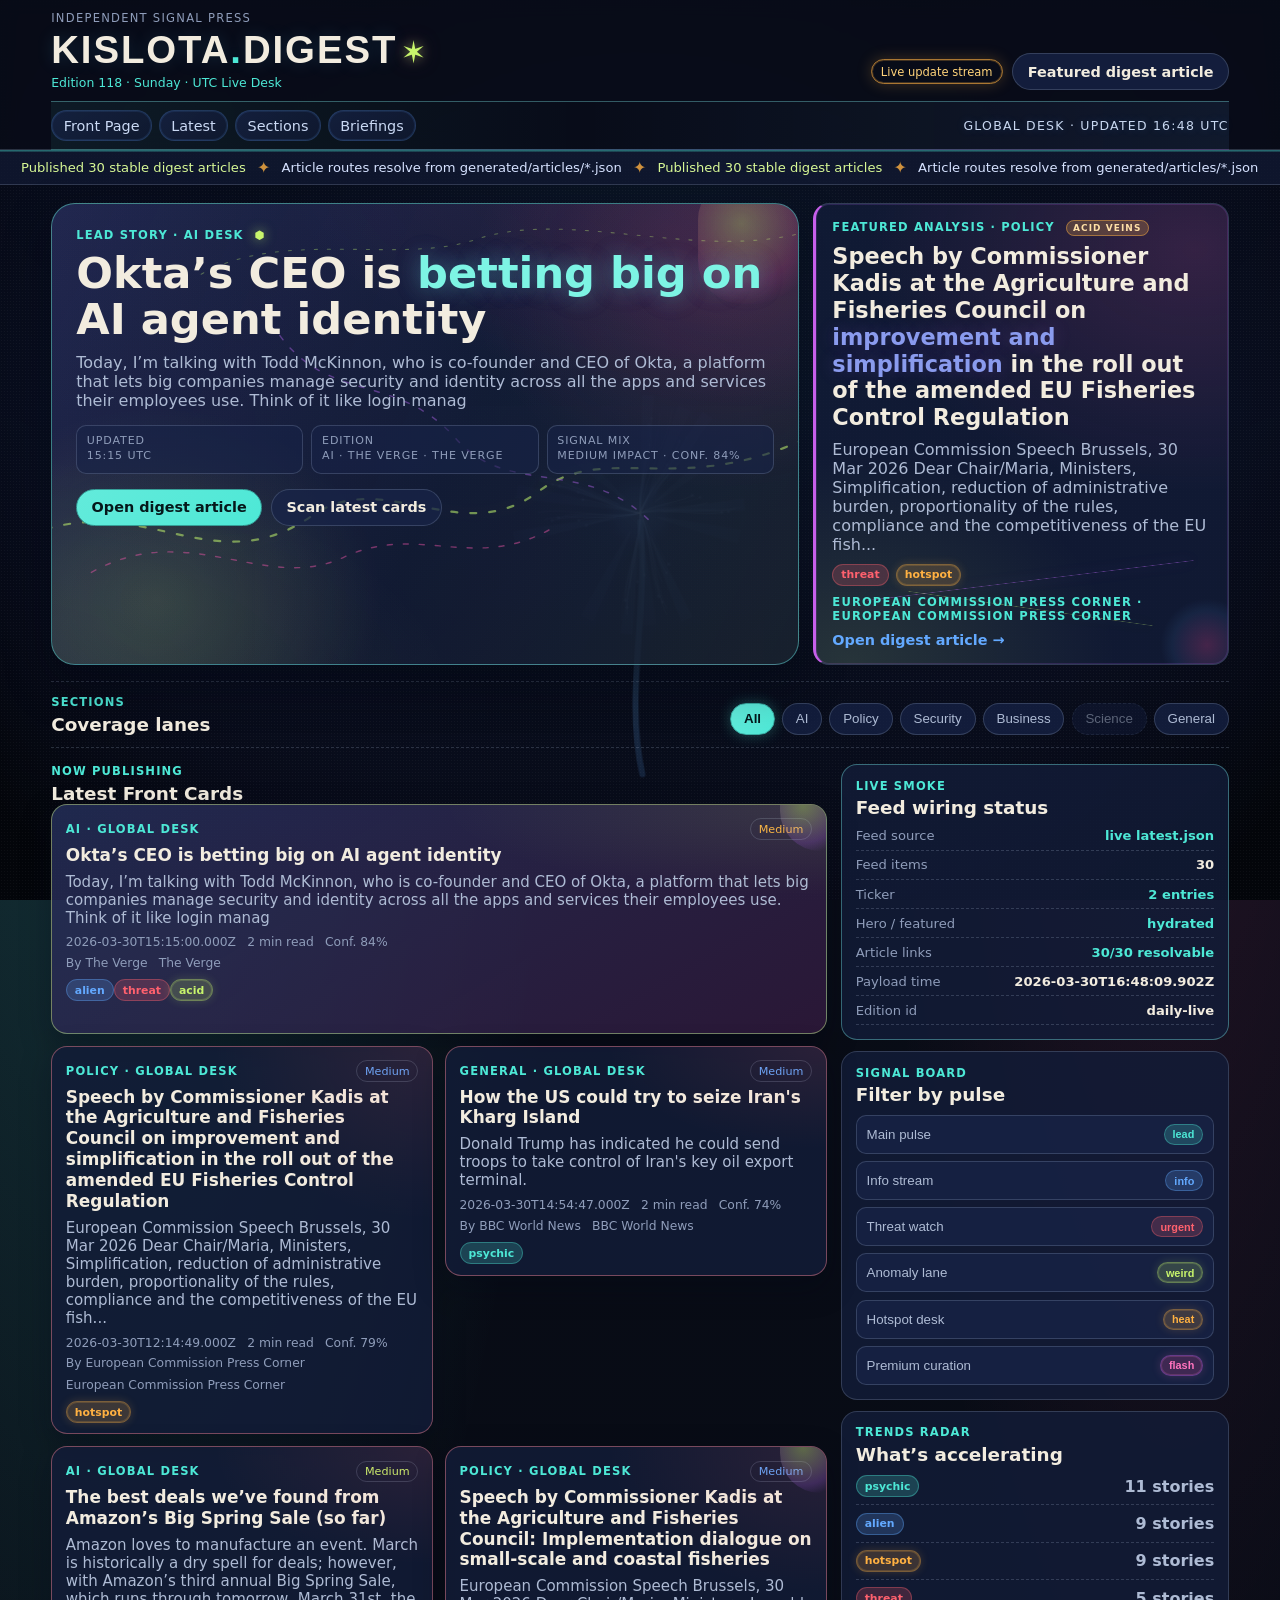
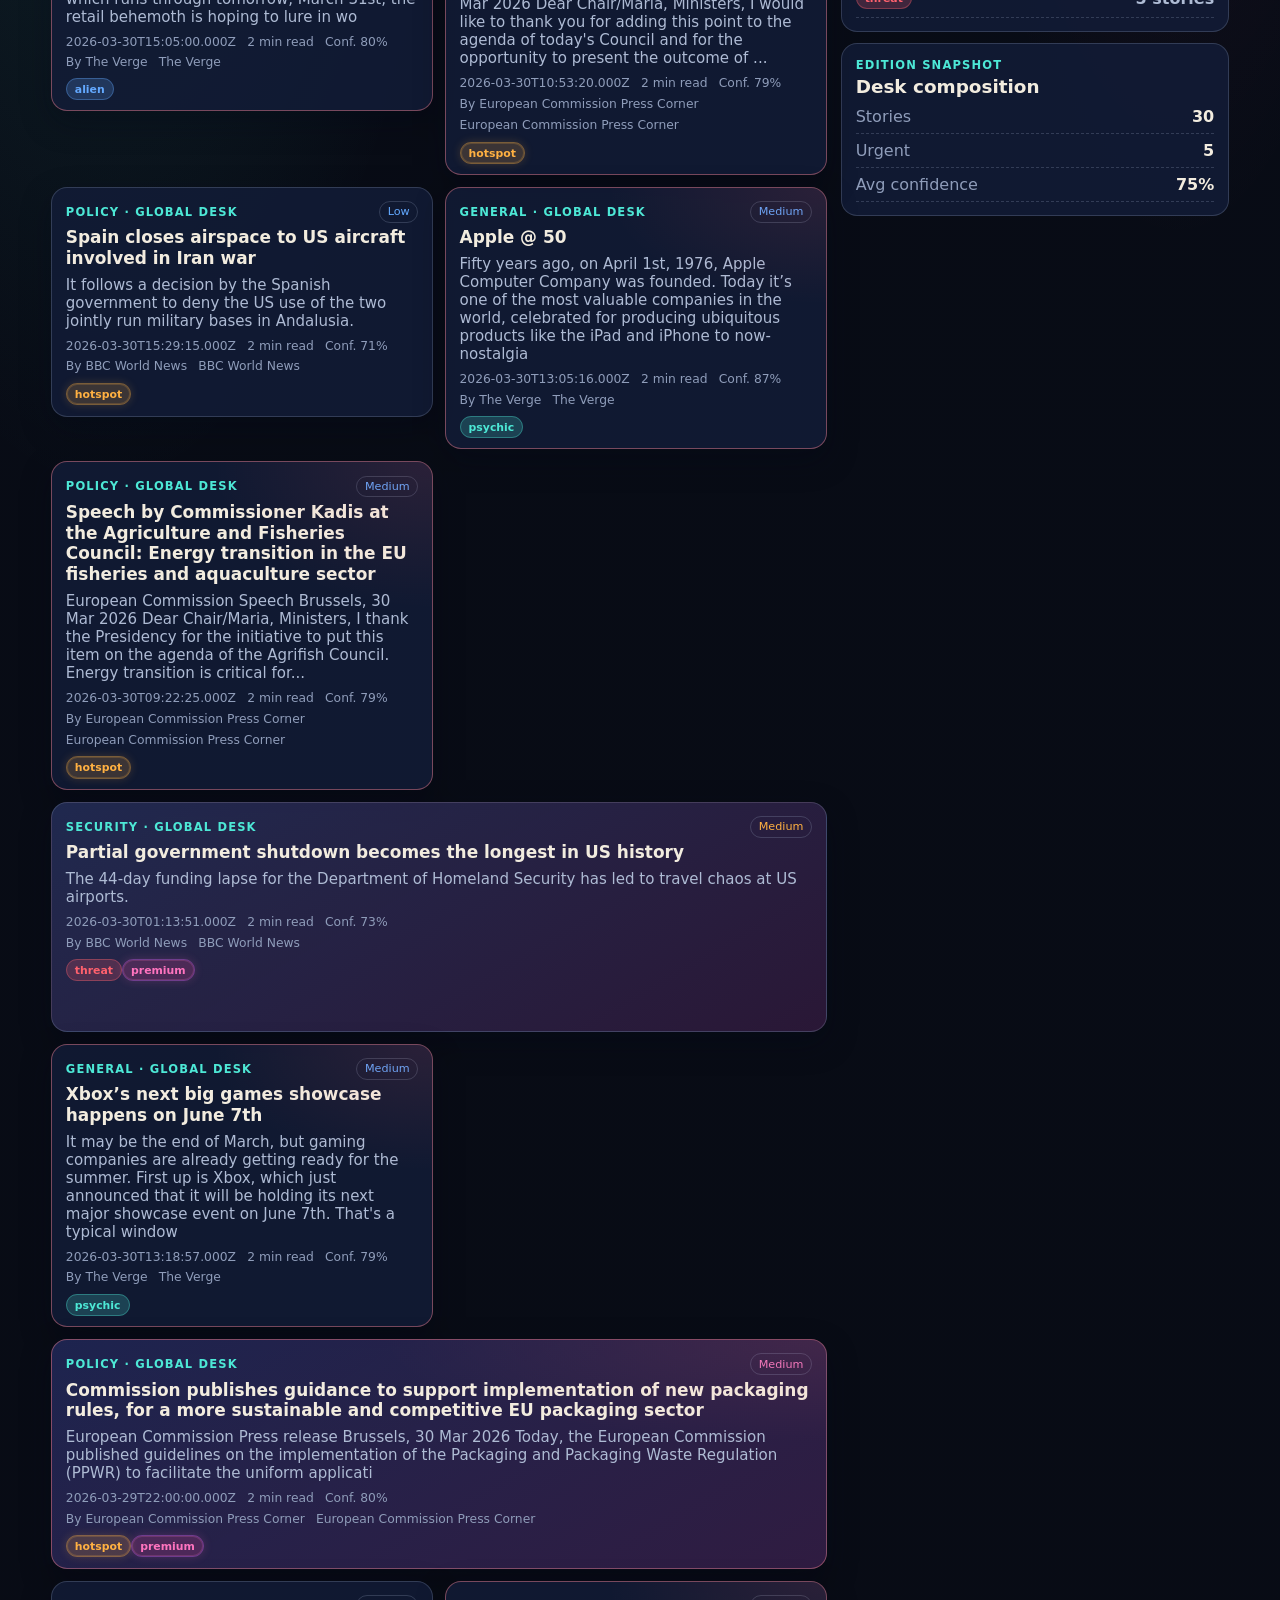
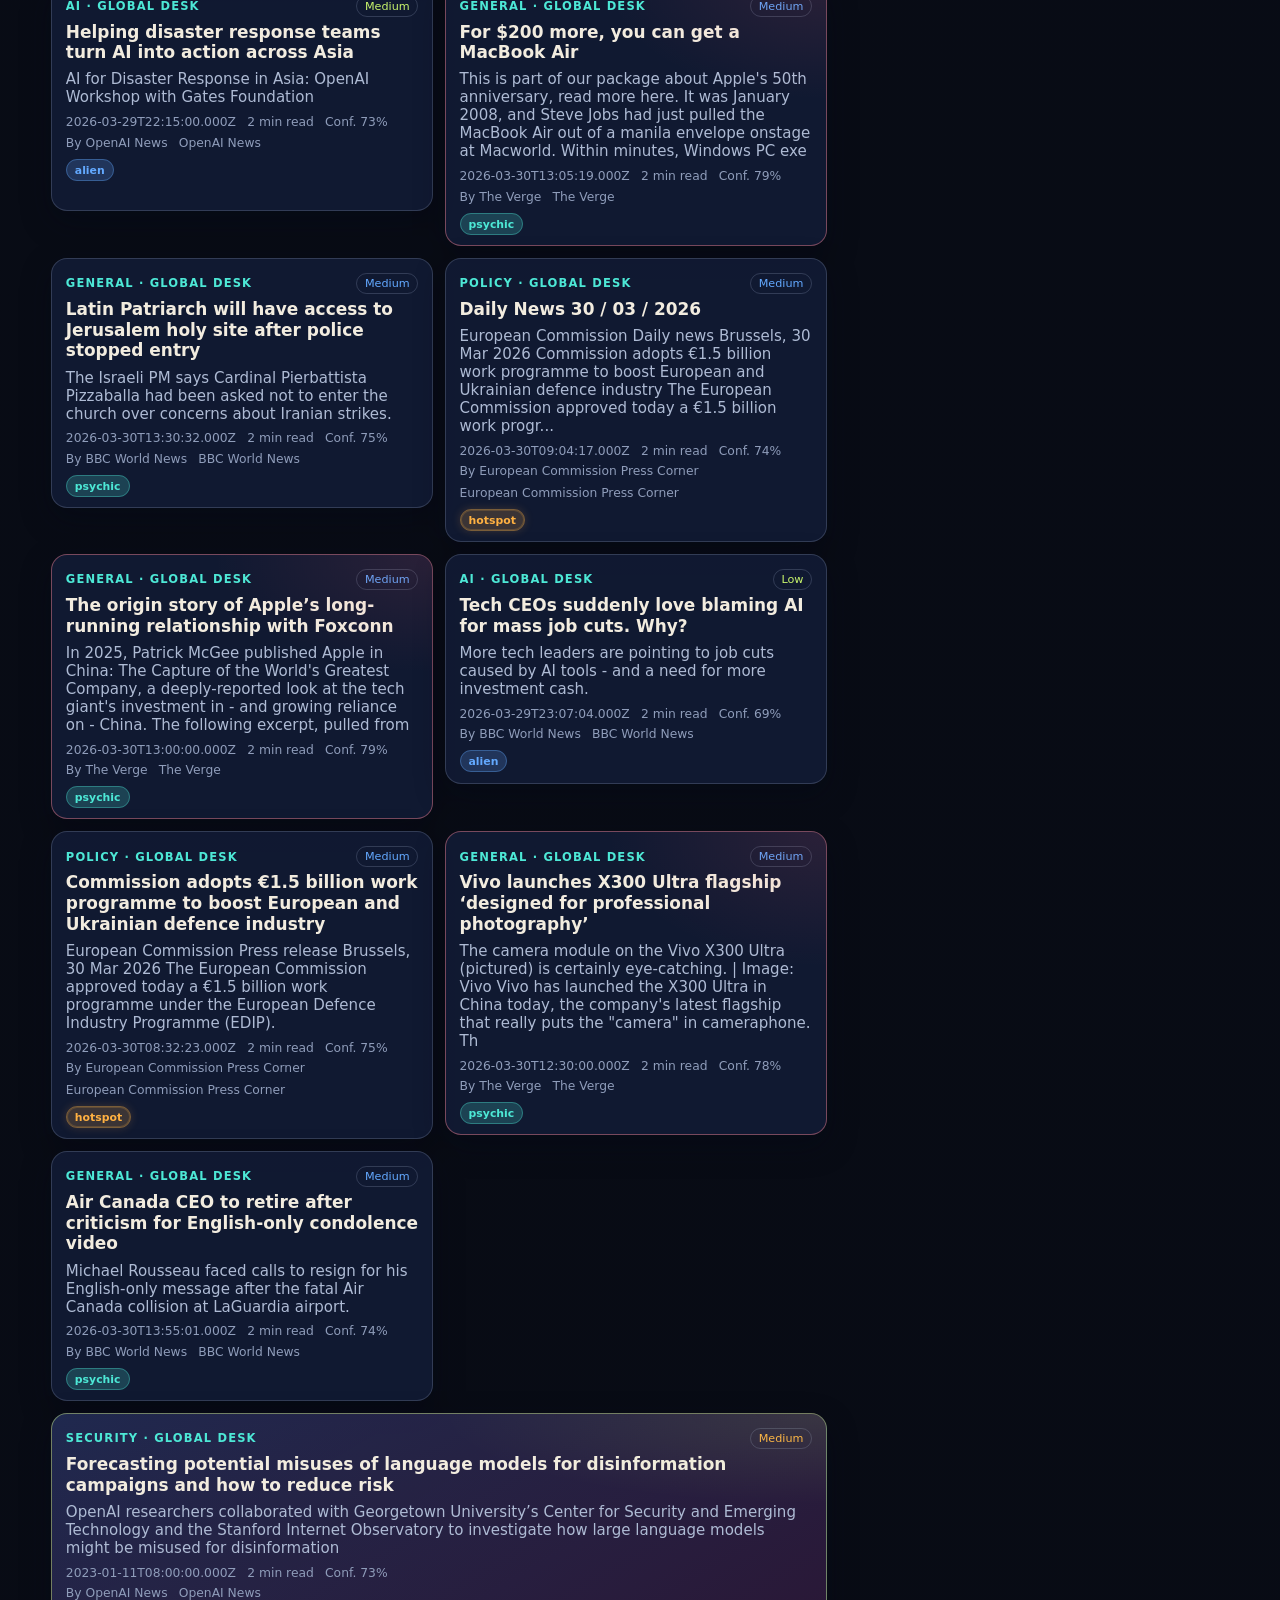
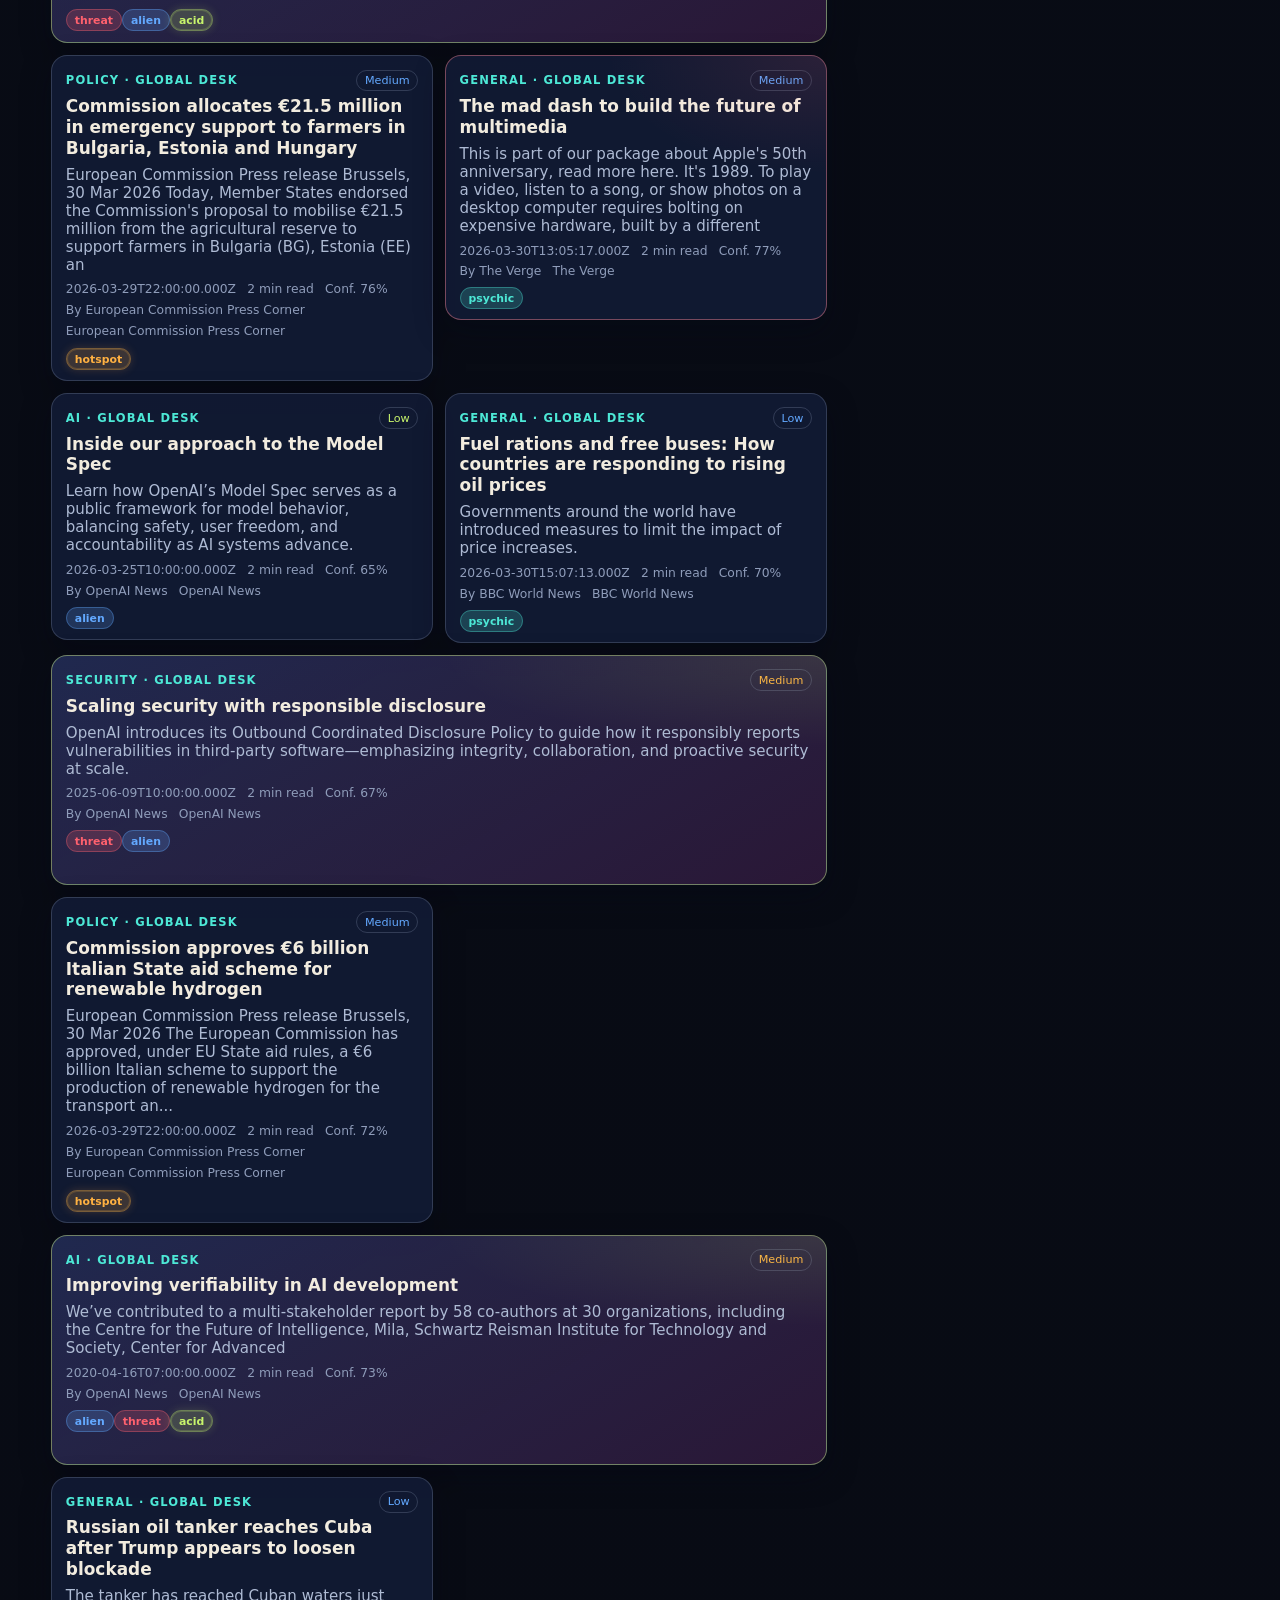
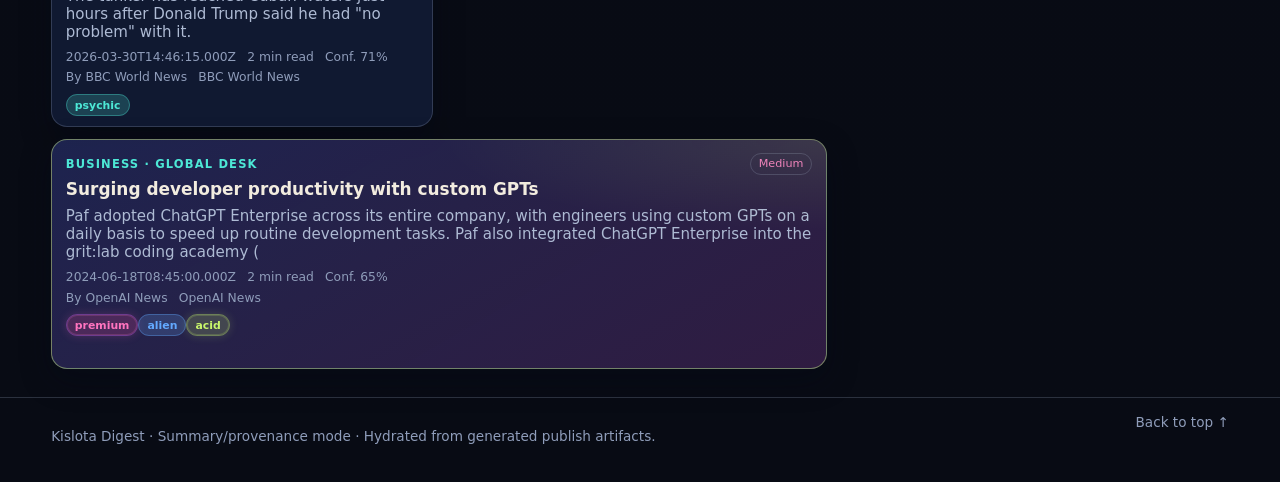
<file: index.html>
<!doctype html>
<html lang="en">
<head>
  <meta charset="UTF-8" />
  <meta name="viewport" content="width=device-width, initial-scale=1.0" />
  <title>Kislota Digest v3 — Editorial Front Page</title>
  <meta name="description" content="Kislota Digest: live summary/provenance front page hydrated from generated publish artifacts." />
  <link rel="stylesheet" href="styles.css" />
</head>
<body class="homepage" data-bg-scene="signal-bloom" data-bg-mode="ambient" data-bg-veil="0.33">
  <div class="bg-noise" aria-hidden="true"></div>

  <header class="site-header">
    <div class="wrapper masthead">
      <a class="brand-lockup" href="#top" aria-label="Kislota Digest home">
        <span class="brand-kicker">Independent Signal Press</span>
        <span class="brand-wordmark">KISLOTA<span class="dot">.</span>DIGEST<span class="wordmark-pulse" aria-hidden="true">✶</span></span>
        <span class="brand-meta">Edition 118 · Sunday · UTC Live Desk</span>
      </a>

      <div class="masthead-actions">
        <span class="status-pill">Live update stream</span>
        <a class="btn btn-ghost" id="masthead-featured-link" href="#front-page">Featured digest article</a>
      </div>
    </div>

    <div class="wrapper strip-row">
      <nav class="top-nav" aria-label="Primary">
        <a class="nav-link" href="#front-page">Front Page</a>
        <a class="nav-link" href="#latest-grid">Latest</a>
        <a class="nav-link" href="#sections">Sections</a>
        <a class="nav-link" href="#briefings">Briefings</a>
      </nav>
      <p class="edition-note" id="edition-note">Global editorial desk · Summary/provenance digest</p>
    </div>
  </header>

  <div class="ticker" aria-label="Live ticker">
    <div class="wrapper ticker-track" id="ticker-track"></div>
  </div>

  <main class="wrapper page" id="top">
    <section class="front-page" id="front-page">
      <article class="hero panel acid-veins-host">
        <div class="acid-veins-layer" aria-hidden="true">
          <svg class="acid-veins-svg" viewBox="0 0 720 420" preserveAspectRatio="none" focusable="false" aria-hidden="true">
            <path class="vein vein-main" d="M-40 310 C80 250, 150 350, 250 285 C320 238, 395 316, 470 262 C540 212, 615 278, 760 198" />
            <path class="vein vein-branch" d="M38 336 C132 286, 206 356, 282 322 C356 290, 408 338, 486 294" />
            <path class="vein vein-branch2" d="M220 120 C268 182, 334 154, 390 214 C440 268, 512 230, 576 288" />
            <path class="vein vein-arc" d="M144 64 C224 22, 338 56, 410 32 C502 4, 620 52, 726 26" />
          </svg>
        </div>
        <p class="kicker" id="hero-kicker">Lead Story · Psychic Desk <span class="kicker-blip" aria-hidden="true">⬢</span></p>
        <h1 id="hero-title">
          Infrastructure week turns into a <span class="hero-accent">signal war</span>:
          trust badges, rollback drills, and anomaly lanes become front-page priorities.
        </h1>
        <p class="hero-deck" id="hero-deck">
          v3 framing pushes Kislota from landing page into media product logic: stronger masthead,
          intentional editorial tempo, confidence metadata, coverage tags, and visible hierarchy across devices.
        </p>

        <div class="hero-meta-grid">
          <p><span>Updated</span> <span id="hero-meta-updated">06:21 UTC</span></p>
          <p><span>Edition</span> <span id="hero-meta-edition">#118 / Europe–US cycle</span></p>
          <p><span>Signal mix</span> <span id="hero-meta-signal-mix">Teal lead · Blue info · Red urgent</span></p>
        </div>

        <div class="hero-actions">
          <a class="btn btn-primary" id="hero-primary-cta" href="#latest-grid">Open digest article</a>
          <a class="btn btn-ghost" href="#latest-grid">Scan latest cards</a>
        </div>
      </article>

      <article class="featured panel acid-veins-pulse">
        <div class="acid-veins-mini" aria-hidden="true"></div>
        <p class="kicker" id="featured-kicker">Featured Analysis <span class="strange-pin" aria-hidden="true">acid veins</span></p>
        <h2 id="featured-title">Why news products now expose reliability score, source breadth, and operational impact in every card</h2>
        <p id="featured-deck">
          Front-page design now acts like control-room UI. Stories are sorted by urgency, confidence, and actionability,
          not only by chronology. Editorial polish = better decisions.
        </p>
        <div class="meta-row" id="featured-labels">
          <span class="label premium">premium</span>
          <span class="label psychic">lead</span>
          <span class="label hotspot">hotspot</span>
        </div>
        <p class="kicker" id="featured-meta">Analysis · Desk curated</p>
        <a class="read-more" id="featured-cta" href="#latest-grid">Open digest article →</a>
      </article>
    </section>

    <section class="sections-bar" id="sections" aria-label="Category filters">
      <div class="section-header">
        <p class="kicker">Sections</p>
        <h3>Coverage lanes</h3>
      </div>
      <div class="chips">
        <button class="chip active" data-category="All">All</button>
        <button class="chip" data-category="AI">AI</button>
        <button class="chip" data-category="Policy">Policy</button>
        <button class="chip" data-category="Security">Security</button>
        <button class="chip" data-category="Business">Business</button>
        <button class="chip" data-category="Science">Science</button>
        <button class="chip" data-category="General">General</button>
      </div>
    </section>

    <div class="main-layout">
      <section>
        <div class="section-headline">
          <p class="kicker">Now Publishing</p>
          <h3>Latest Front Cards</h3>
        </div>
        <section class="latest-grid" id="latest-grid" aria-live="polite"></section>
      </section>

      <aside class="sidebar">
        <section class="panel widget smoke-widget" aria-label="Live smoke checks" id="smoke-status-widget">
          <p class="kicker">Live smoke</p>
          <h3>Feed wiring status</h3>
          <ul class="smoke-list" id="smoke-status-list">
            <li><span>Feed source</span><strong>checking…</strong></li>
            <li><span>Feed items</span><strong>—</strong></li>
            <li><span>Ticker</span><strong>—</strong></li>
            <li><span>Hero / featured</span><strong>—</strong></li>
            <li><span>Article links</span><strong>—</strong></li>
            <li><span>Payload time</span><strong>—</strong></li>
          </ul>
        </section>

        <section class="panel widget" aria-label="Signal filters">
          <p class="kicker">Signal board</p>
          <h3>Filter by pulse</h3>
          <div class="filter-list">
            <button class="filter-toggle" data-filter="psychic"><span>Main pulse</span><span class="label psychic">lead</span></button>
            <button class="filter-toggle" data-filter="alien"><span>Info stream</span><span class="label alien">info</span></button>
            <button class="filter-toggle" data-filter="threat"><span>Threat watch</span><span class="label threat">urgent</span></button>
            <button class="filter-toggle" data-filter="acid"><span>Anomaly lane</span><span class="label acid">weird</span></button>
            <button class="filter-toggle" data-filter="hotspot"><span>Hotspot desk</span><span class="label hotspot">heat</span></button>
            <button class="filter-toggle" data-filter="premium"><span>Premium curation</span><span class="label premium">flash</span></button>
          </div>
        </section>

        <section class="panel widget trends" id="briefings">
          <p class="kicker">Trends radar</p>
          <h3>What’s accelerating</h3>
          <ul id="trend-list"></ul>
        </section>

        <section class="panel widget editions">
          <p class="kicker">Edition snapshot</p>
          <h3>Desk composition</h3>
          <dl>
            <div><dt>Stories</dt><dd id="total-stories">0</dd></div>
            <div><dt>Urgent</dt><dd id="total-urgent">0</dd></div>
            <div><dt>Avg confidence</dt><dd id="avg-confidence">0%</dd></div>
          </dl>
        </section>
      </aside>
    </div>
  </main>

  <footer class="site-footer">
    <div class="wrapper footer-grid">
      <p>Kislota Digest · Summary/provenance mode · Hydrated from generated publish artifacts.</p>
      <a href="#top">Back to top ↑</a>
    </div>
  </footer>

  <script src="background-engine.js"></script>
  <script src="data.js"></script>
  <script src="script.js"></script>
</body>
</html>
</file>
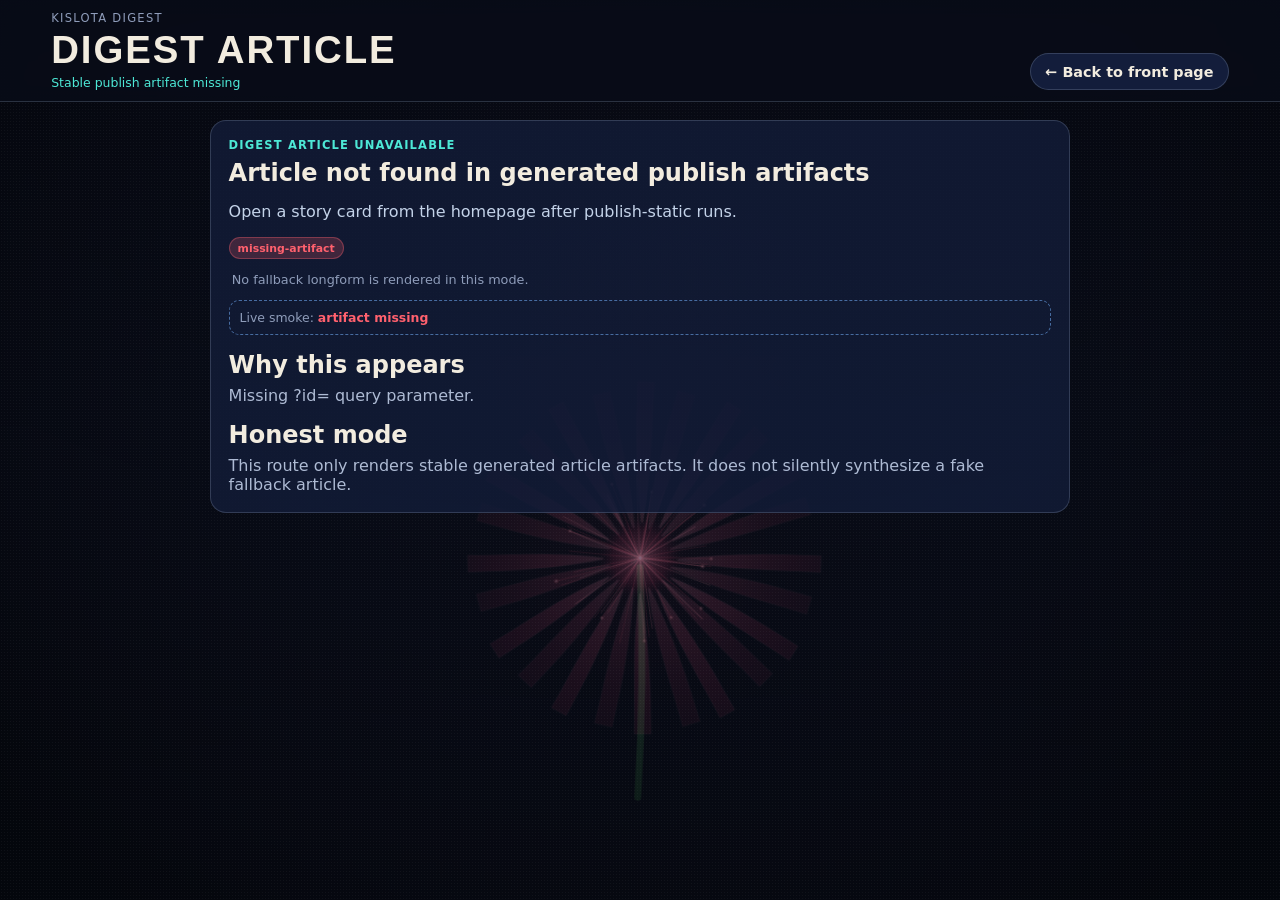
<file: article.html>
<!doctype html>
<html lang="en">
<head>
  <meta charset="UTF-8" />
  <meta name="viewport" content="width=device-width, initial-scale=1.0" />
  <title>Kislota Digest — Article</title>
  <meta name="description" content="Kislota digest article view sourced from generated stable publish artifacts." />
  <link rel="stylesheet" href="styles.css" />
</head>
<body data-bg-scene="lily" data-bg-mode="reading" data-bg-veil="0.46">
  <div class="bg-noise" aria-hidden="true"></div>

  <header class="site-header article-header">
    <div class="wrapper masthead">
      <a class="brand-lockup" href="index.html">
        <span class="brand-kicker">Kislota Digest</span>
        <span class="brand-wordmark">DIGEST ARTICLE</span>
        <span class="brand-meta" id="article-brand-meta">Stable publish artifact</span>
      </a>
      <a class="btn btn-ghost" href="index.html">← Back to front page</a>
    </div>
  </header>

  <main class="wrapper article-page">
    <article class="panel article-card" id="article-root">
      <p class="kicker" id="article-kicker">Digest summary · Provenance-first view</p>
      <h1 id="article-title">Loading article…</h1>
      <p class="article-deck" id="article-deck">Preparing selected story details.</p>

      <div class="meta-row" id="article-labels"></div>
      <p class="article-time" id="article-time"></p>
      <p class="article-smoke" id="article-smoke-status">Live smoke: checking feed…</p>

      <div class="article-content" id="article-content"></div>
    </article>
  </main>

  <script src="background-engine.js"></script>
  <script src="article.js"></script>
</body>
</html>
</file>
<file: styles.css>
:root {
  --bg: #090d18;
  --bg-soft: #121b34;
  --surface: #131d39;
  --surface-2: #182449;
  --line: rgba(170, 186, 212, 0.22);
  --line-strong: rgba(170, 186, 212, 0.45);
  --text: #aebbd4;
  --text-strong: #f2ecdf;
  --muted: #8f9dba;
  --header-offset: 160px;

  --psychic: #4de8d6;
  --alien: #63a9ff;
  --threat: #ff616e;
  --acid: #c8f56c;
  --hotspot: #ffb142;
  --violet: #b764ff;
  --magenta: #ff4f9f;

  --radius-sm: 10px;
  --radius-md: 16px;
  --radius-lg: 24px;
  --shadow: 0 18px 46px rgba(2, 6, 18, 0.45);
}

* { box-sizing: border-box; }
body {
  margin: 0;
  color: var(--text);
  font-family: Inter, "Segoe UI", system-ui, sans-serif;
  position: relative;
  background:
    radial-gradient(80% 60% at 10% 0%, color-mix(in srgb, var(--psychic) 20%, transparent), transparent 56%),
    radial-gradient(60% 50% at 94% 2%, color-mix(in srgb, var(--violet) 12%, transparent), transparent 54%),
    linear-gradient(180deg, #090d18 0%, #090c15 100%);
}

html {
  scroll-padding-top: var(--header-offset);
}

:target {
  scroll-margin-top: calc(var(--header-offset) - 10px);
}

.homepage {
  background:
    radial-gradient(70% 56% at 8% -2%, color-mix(in srgb, var(--psychic) 26%, transparent), transparent 58%),
    radial-gradient(44% 42% at 92% 3%, color-mix(in srgb, var(--magenta) 14%, transparent), transparent 57%),
    linear-gradient(180deg, #080c16 0%, #080b14 100%);
}

.bg-canvas {
  position: fixed;
  inset: 0;
  width: 100%;
  height: 100%;
  pointer-events: none;
  z-index: 0;
}

.bg-veil {
  --bg-veil-opacity: 0.34;
  position: fixed;
  inset: 0;
  pointer-events: none;
  z-index: 1;
  background:
    linear-gradient(180deg, rgba(4, 8, 16, calc(var(--bg-veil-opacity) + 0.04)) 0%, rgba(6, 10, 18, var(--bg-veil-opacity)) 100%),
    radial-gradient(120% 80% at 50% 14%, rgba(10, 20, 38, 0.16), rgba(8, 12, 20, 0.05) 52%, rgba(6, 10, 18, 0) 100%);
}

.bg-noise { position: fixed; inset: 0; pointer-events: none; z-index: 2; opacity: .045; background-image: radial-gradient(rgba(255,255,255,.9) .7px, transparent .7px); background-size: 3px 3px; }

.site-header,
.ticker,
main,
.site-footer {
  position: relative;
  z-index: 3;
}
.wrapper { width: min(1220px, 92vw); margin: 0 auto; }
.panel { border: 1px solid var(--line); border-radius: var(--radius-md); background: color-mix(in srgb, var(--surface) 82%, transparent); }
a { color: inherit; text-decoration: none; }

.site-header {
  position: sticky;
  top: 0;
  z-index: 50;
  background: rgba(9, 13, 24, 0.94);
  border-bottom: 1px solid var(--line);
}

@supports ((-webkit-backdrop-filter: blur(2px)) or (backdrop-filter: blur(2px))) {
  .site-header {
    background: color-mix(in srgb, #090d18 84%, transparent);
    -webkit-backdrop-filter: saturate(108%) blur(10px);
    backdrop-filter: saturate(108%) blur(10px);
  }
}

.homepage .site-header {
  box-shadow: 0 1px 0 color-mix(in srgb, var(--psychic) 16%, transparent);
}
.masthead { display: flex; justify-content: space-between; align-items: end; gap: 1rem; min-height: 92px; padding: .7rem 0; }
.brand-lockup { display: grid; gap: .18rem; }
.brand-kicker { font-size: .72rem; letter-spacing: .11em; text-transform: uppercase; color: var(--muted); }
.brand-wordmark { font-family: "Space Grotesk", Inter, sans-serif; font-size: clamp(1.4rem, 4vw, 2.4rem); letter-spacing: .05em; color: var(--text-strong); font-weight: 800; }
.homepage .brand-wordmark {
  text-shadow: 0 0 18px rgba(88, 214, 255, 0.16);
}
.wordmark-pulse {
  display: inline-block;
  margin-left: .36rem;
  font-size: .62em;
  color: var(--acid);
  text-shadow: 0 0 12px color-mix(in srgb, var(--acid) 58%, transparent), 0 0 22px color-mix(in srgb, var(--magenta) 36%, transparent);
  transform: translateY(-.08em);
}
.dot { color: var(--psychic); }
.brand-meta { font-size: .78rem; color: var(--psychic); }
.masthead-actions { display: flex; align-items: center; gap: .6rem; }
.status-pill { font-size: .72rem; color: var(--hotspot); border: 1px solid color-mix(in srgb, var(--hotspot) 44%, transparent); padding: .28rem .58rem; border-radius: 999px; }
.homepage .status-pill {
  color: #ffd37a;
  border-color: color-mix(in srgb, var(--hotspot) 66%, transparent);
  box-shadow: inset 0 0 0 1px color-mix(in srgb, var(--hotspot) 24%, transparent), 0 0 15px rgba(255, 177, 66, 0.22);
}

.strip-row { display: flex; justify-content: space-between; align-items: center; gap: 1rem; min-height: 48px; border-top: 1px solid var(--line); }
.top-nav { display: flex; gap: .35rem; flex-wrap: wrap; }
.nav-link {
  font-size: .9rem;
  color: var(--muted);
  border: 1px solid transparent;
  border-radius: 999px;
  padding: .4rem .72rem;
  transition: color .18s ease, border-color .18s ease, background .2s ease, box-shadow .2s ease, transform .16s ease;
  white-space: nowrap;
}
.nav-link:hover { color: var(--text-strong); border-color: var(--line-strong); background: color-mix(in srgb, var(--surface-2) 65%, transparent); }
.nav-link:focus-visible {
  outline: none;
  color: var(--text-strong);
  border-color: color-mix(in srgb, var(--psychic) 68%, var(--line));
  box-shadow: 0 0 0 2px color-mix(in srgb, var(--psychic) 26%, transparent);
}
.edition-note { margin: 0; font-size: .78rem; text-transform: uppercase; letter-spacing: .08em; color: var(--muted); }

.homepage .strip-row {
  position: relative;
  border-top-color: color-mix(in srgb, var(--psychic) 22%, var(--line));
  background:
    linear-gradient(90deg, color-mix(in srgb, var(--psychic) 7%, transparent), transparent 45%, color-mix(in srgb, var(--alien) 9%, transparent));
}

.homepage .strip-row::after {
  content: "";
  position: absolute;
  left: 0;
  right: 0;
  bottom: -1px;
  height: 1px;
  background: linear-gradient(90deg,
    color-mix(in srgb, var(--psychic) 46%, transparent),
    color-mix(in srgb, var(--alien) 38%, transparent) 56%,
    color-mix(in srgb, var(--violet) 34%, transparent)
  );
  opacity: .66;
  pointer-events: none;
}

.homepage .top-nav {
  gap: .42rem;
}

.homepage .nav-link {
  color: color-mix(in srgb, #d5e5ff 84%, var(--muted));
  border-color: color-mix(in srgb, var(--alien) 20%, transparent);
  background: linear-gradient(145deg,
    color-mix(in srgb, var(--surface-2) 70%, transparent),
    color-mix(in srgb, #111b34 74%, transparent)
  );
  box-shadow: inset 0 0 0 1px color-mix(in srgb, var(--alien) 10%, transparent);
}

.homepage .nav-link:hover,
.homepage .nav-link:focus-visible {
  color: #eef8ff;
  border-color: color-mix(in srgb, var(--psychic) 48%, var(--line));
  background: linear-gradient(140deg,
    color-mix(in srgb, var(--alien) 17%, var(--surface-2)),
    color-mix(in srgb, var(--violet) 9%, #121b35)
  );
  box-shadow:
    inset 0 0 0 1px color-mix(in srgb, var(--psychic) 20%, transparent),
    0 0 16px color-mix(in srgb, var(--alien) 20%, transparent);
  transform: translateY(-1px);
}

.homepage .nav-link:active {
  transform: translateY(0);
  box-shadow: inset 0 0 0 1px color-mix(in srgb, var(--psychic) 28%, transparent);
}

.homepage .edition-note {
  color: color-mix(in srgb, #d8e7ff 78%, var(--muted));
  letter-spacing: .1em;
  text-shadow: 0 0 10px color-mix(in srgb, var(--alien) 24%, transparent);
}

.ticker { border-bottom: 1px solid var(--line); background: color-mix(in srgb, #121a33 75%, transparent); overflow: hidden; }
.homepage .ticker {
  border-top: 1px solid color-mix(in srgb, var(--psychic) 28%, transparent);
  box-shadow: inset 0 1px 0 color-mix(in srgb, var(--psychic) 22%, transparent);
}
.ticker-track {
  --ticker-loop-distance: 320px;
  --ticker-duration: 24s;
  display: flex;
  align-items: center;
  white-space: nowrap;
  gap: .7rem;
  padding: .44rem 0;
  width: max-content;
  will-change: transform;
  transform: translate3d(0, 0, 0);
}

.ticker-track.ticker-ready {
  animation: ticker-loop var(--ticker-duration) linear infinite;
}

.ticker-segment {
  display: inline-flex;
  align-items: center;
  gap: .7rem;
  flex: 0 0 auto;
}

.homepage .ticker-item {
  color: #d6e2ff;
}
.homepage .ticker-item:nth-child(6n + 1) { color: color-mix(in srgb, var(--acid) 72%, white); }
.ticker-item { font-size: .82rem; color: #d0daf1; flex: 0 0 auto; }
.ticker-sep { color: var(--hotspot); opacity: .8; flex: 0 0 auto; }

@keyframes ticker-loop {
  from { transform: translate3d(0, 0, 0); }
  to { transform: translate3d(calc(-1 * var(--ticker-loop-distance)), 0, 0); }
}

.page { padding: 1.1rem 0 1.8rem; }
.front-page { display: grid; grid-template-columns: minmax(0, 1.8fr) minmax(280px, 1fr); gap: .9rem; margin-bottom: 1rem; }
.hero { padding: clamp(1rem, 2.4vw, 1.5rem); border-radius: var(--radius-lg); box-shadow: var(--shadow); background: linear-gradient(140deg, color-mix(in srgb, #1a2748 88%, transparent), color-mix(in srgb, #10172d 83%, transparent)); }
.homepage .hero {
  position: relative;
  overflow: hidden;
  border-color: color-mix(in srgb, var(--psychic) 38%, var(--line));
  background:
    radial-gradient(120% 92% at 104% -12%, color-mix(in srgb, var(--magenta) 14%, transparent), transparent 62%),
    radial-gradient(112% 96% at -12% 112%, color-mix(in srgb, var(--acid) 10%, transparent), transparent 60%),
    linear-gradient(140deg, color-mix(in srgb, #1a2748 88%, transparent), color-mix(in srgb, #10172d 83%, transparent));
}
.homepage .hero::after {
  content: "";
  position: absolute;
  top: -24px;
  right: -24px;
  width: 124px;
  height: 124px;
  border-radius: 38% 62% 58% 42%;
  background: radial-gradient(circle at 35% 35%, rgba(203, 245, 108, 0.34), rgba(255, 79, 159, 0.12) 54%, transparent 74%);
  filter: blur(0.4px);
  pointer-events: none;
}

.acid-veins-host > *:not(.acid-veins-layer) {
  position: relative;
  z-index: 2;
}

.acid-veins-layer {
  position: absolute;
  inset: 0;
  z-index: 1;
  pointer-events: none;
  overflow: hidden;
  opacity: .9;
}

.acid-veins-layer::before {
  content: "";
  position: absolute;
  inset: 0;
  background:
    radial-gradient(42% 58% at 14% 86%, rgba(200, 245, 108, 0.16), transparent 72%),
    radial-gradient(46% 62% at 90% 16%, rgba(255, 79, 159, 0.15), transparent 74%),
    linear-gradient(115deg, rgba(183, 100, 255, 0.08), rgba(10, 16, 34, 0.03) 54%, rgba(200, 245, 108, 0.06));
}

.acid-veins-svg {
  width: 100%;
  height: 100%;
  opacity: .86;
  filter: drop-shadow(0 0 8px rgba(200, 245, 108, 0.3)) drop-shadow(0 0 14px rgba(255, 79, 159, 0.2));
}

.vein {
  fill: none;
  stroke-linecap: round;
  stroke-linejoin: round;
  vector-effect: non-scaling-stroke;
}

.vein-main {
  stroke: rgba(198, 250, 112, 0.7);
  stroke-width: 2.2;
  stroke-dasharray: 6 13;
  animation: veins-shift 8.6s linear infinite;
}

.vein-branch,
.vein-branch2 {
  stroke: rgba(255, 89, 176, 0.56);
  stroke-width: 1.45;
  stroke-dasharray: 5 11;
  animation: veins-shift 10.8s linear infinite reverse;
}

.vein-branch2 {
  stroke: rgba(193, 108, 255, 0.52);
  animation-duration: 12.6s;
}

.vein-arc {
  stroke: rgba(201, 250, 118, 0.44);
  stroke-width: 1.1;
  stroke-dasharray: 3 10;
  animation: veins-flicker 5.4s steps(2, end) infinite;
}

@keyframes veins-shift {
  from { stroke-dashoffset: 0; }
  to { stroke-dashoffset: -220; }
}

@keyframes veins-flicker {
  0%, 100% { opacity: .28; }
  40% { opacity: .8; }
  68% { opacity: .42; }
}
.kicker { margin: 0; font-size: .72rem; letter-spacing: .1em; text-transform: uppercase; color: var(--psychic); font-weight: 700; }
.kicker-blip {
  color: var(--acid);
  margin-left: .35rem;
  text-shadow: 0 0 12px color-mix(in srgb, var(--acid) 60%, transparent);
}
.hero h1 { margin: .5rem 0 .65rem; font-size: clamp(1.5rem, 3.7vw, 2.7rem); line-height: 1.08; color: var(--text-strong); max-width: 24ch; }
.hero-accent { color: var(--psychic); text-shadow: 0 0 22px color-mix(in srgb, var(--psychic) 40%, transparent); }
.homepage .hero-accent {
  color: #7df4e4;
  text-shadow: 0 0 22px rgba(77, 232, 214, 0.34), 0 0 32px rgba(183, 100, 255, 0.16);
}
.hero-deck { margin: 0 0 .9rem; max-width: 68ch; }
.hero-meta-grid { display: grid; grid-template-columns: repeat(3, minmax(0,1fr)); gap: .5rem; margin-bottom: .95rem; }
.hero-meta-grid p { margin: 0; font-size: .84rem; border: 1px solid var(--line); border-radius: var(--radius-sm); padding: .5rem .6rem; background: color-mix(in srgb, var(--surface-2) 60%, transparent); }
.hero-meta-grid span { display: block; color: var(--muted); font-size: .69rem; text-transform: uppercase; letter-spacing: .08em; margin-bottom: .16rem; }
.hero-actions { display: flex; flex-wrap: wrap; gap: .56rem; }

.featured { padding: 1rem; display: flex; flex-direction: column; gap: .58rem; border-left: 3px solid var(--violet); }
.homepage .featured {
  position: relative;
  overflow: hidden;
  border-left-color: color-mix(in srgb, var(--violet) 78%, var(--magenta));
  box-shadow: inset 0 0 0 1px color-mix(in srgb, var(--violet) 16%, transparent);
}
.homepage .featured::before {
  content: "";
  position: absolute;
  inset: auto -26px -28px auto;
  width: 94px;
  height: 94px;
  border-radius: 999px;
  background: radial-gradient(circle, rgba(255, 79, 159, 0.22), rgba(99, 169, 255, 0.08) 52%, transparent 70%);
  pointer-events: none;
}

.acid-veins-pulse > *:not(.acid-veins-mini) {
  position: relative;
  z-index: 2;
}

.acid-veins-mini {
  position: absolute;
  inset: 0;
  z-index: 1;
  pointer-events: none;
  background:
    radial-gradient(120% 80% at 92% 10%, rgba(255, 80, 165, 0.15), transparent 66%),
    radial-gradient(88% 62% at 8% 100%, rgba(200, 245, 108, 0.12), transparent 74%);
}

.acid-veins-mini::before,
.acid-veins-mini::after {
  content: "";
  position: absolute;
  inset: auto 8% 18% 12%;
  border-radius: 999px;
  border-top: 1.3px solid rgba(193, 108, 255, 0.42);
  transform: rotate(-7deg);
  box-shadow: 0 0 14px rgba(193, 108, 255, 0.22);
}

.acid-veins-mini::after {
  inset: auto 18% 12% 22%;
  border-top-color: rgba(201, 250, 118, 0.38);
  transform: rotate(8deg);
  box-shadow: 0 0 14px rgba(201, 250, 118, 0.2);
}
.strange-pin {
  margin-left: .35rem;
  padding: .12rem .4rem;
  border-radius: 999px;
  font-size: .56rem;
  letter-spacing: .12em;
  color: #ffe0a7;
  background: color-mix(in srgb, var(--hotspot) 22%, transparent);
  border: 1px solid color-mix(in srgb, var(--hotspot) 46%, transparent);
}
.featured h2 { margin: 0; font-size: clamp(1.1rem, 2.5vw, 1.4rem); line-height: 1.2; color: var(--text-strong); }
.featured-accent {
  color: color-mix(in srgb, var(--violet) 58%, var(--psychic));
  text-shadow: 0 0 18px color-mix(in srgb, var(--violet) 22%, transparent);
}
.featured p { margin: 0; }
.meta-row { display: flex; flex-wrap: wrap; gap: .45rem; align-items: center; }
.read-more { color: var(--alien); font-weight: 700; font-size: .9rem; }

.section-header h3, .section-headline h3, .widget h3 { margin: .28rem 0 0; color: var(--text-strong); font-size: 1.15rem; }
.sections-bar { display: flex; justify-content: space-between; gap: 1rem; align-items: end; border-top: 1px dashed var(--line); border-bottom: 1px dashed var(--line); padding: .8rem 0; margin-bottom: 1rem; }
.chips { display: flex; flex-wrap: wrap; gap: .45rem; }
.chip { cursor: pointer; border: 1px solid var(--line); border-radius: 999px; padding: .46rem .8rem; color: var(--text); background: color-mix(in srgb, var(--surface-2) 70%, transparent); transition: .16s ease; }
.chip:hover { transform: translateY(-1px); border-color: color-mix(in srgb, var(--alien) 45%, var(--line)); }
.chip.active { background: linear-gradient(120deg, color-mix(in srgb, var(--psychic) 88%, white), var(--psychic)); color: #04171a; border-color: color-mix(in srgb, var(--psychic) 65%, #183a40); font-weight: 700; }
.chip:disabled,
.chip.chip-disabled {
  cursor: not-allowed;
  opacity: .5;
  border-style: dashed;
  transform: none !important;
}
.homepage .chip.active {
  box-shadow: 0 0 14px color-mix(in srgb, var(--psychic) 30%, transparent);
}

.main-layout { display: grid; grid-template-columns: minmax(0,2fr) minmax(290px,1fr); gap: .9rem; }
.latest-grid { display: grid; grid-template-columns: repeat(2, minmax(0,1fr)); gap: .75rem; }
.card-link { display: block; color: inherit; text-decoration: none; }
.card-link.span-major,
.card-link.span-wide {
  grid-column: span 2;
}
.card { padding: .85rem; min-height: 230px; transition: .18s ease; box-shadow: 0 11px 30px rgba(3,8,22,.34); }
.homepage .latest-grid .card { position: relative; overflow: hidden; }
.homepage .latest-grid .card.story-lead,
.homepage .latest-grid .card.story-threat {
  border-color: color-mix(in srgb, var(--threat) 34%, var(--line));
}
.homepage .latest-grid .card.story-premium {
  border-color: color-mix(in srgb, var(--violet) 36%, var(--line));
}
.homepage .latest-grid .card.story-anomaly {
  border-color: color-mix(in srgb, var(--acid) 36%, var(--line));
}
.homepage .latest-grid .card.accent-hero::before,
.homepage .latest-grid .card.accent-featured::before,
.homepage .latest-grid .card.accent-anomaly::before {
  content: "";
  position: absolute;
  inset: 0;
  pointer-events: none;
  opacity: .55;
}
.homepage .latest-grid .card.accent-hero::before {
  background: radial-gradient(90% 70% at 100% 0%, rgba(255, 97, 110, 0.2), transparent 64%);
}
.homepage .latest-grid .card.accent-featured::before {
  background: radial-gradient(90% 70% at 100% 0%, rgba(183, 100, 255, 0.2), transparent 64%);
}
.homepage .latest-grid .card.accent-anomaly::before {
  background: radial-gradient(80% 64% at 100% 0%, rgba(200, 245, 108, 0.2), transparent 62%);
}
.homepage .latest-grid .card-link:nth-child(1) .card::after,
.homepage .latest-grid .card-link:nth-child(5) .card::after {
  content: "";
  position: absolute;
  width: 68px;
  height: 68px;
  right: -22px;
  top: -22px;
  border-radius: 20px 60px 28px 52px;
  background: radial-gradient(circle at 34% 34%, rgba(200, 245, 108, 0.34), rgba(183, 100, 255, 0.18) 58%, transparent 76%);
  pointer-events: none;
}
.card:hover { transform: translateY(-3px); border-color: color-mix(in srgb, var(--psychic) 45%, var(--line)); }
.card-top { display: flex; justify-content: space-between; align-items: center; gap: .5rem; margin-bottom: .3rem; }
.card h4 { margin: 0 0 .45rem; color: var(--text-strong); line-height: 1.23; font-size: 1.06rem; }
.empty-state-card {
  min-height: 0;
  border-style: dashed;
}
.deck { margin: 0 0 .55rem; font-size: .94rem; }
.meta-line { display: flex; flex-wrap: wrap; gap: .48rem .7rem; font-size: .77rem; color: var(--muted); margin-bottom: .4rem; }
.meta-line.compact { margin-bottom: .55rem; }
.signal-badge { font-size: .7rem; padding: .2rem .48rem; border-radius: 999px; border: 1px solid var(--line); color: var(--hotspot); }

.tone-urgent { background: linear-gradient(150deg, color-mix(in srgb, #242f5a 84%, transparent), color-mix(in srgb, #341b40 78%, transparent)); }
.tone-info .signal-badge { color: var(--alien); }
.tone-weird .signal-badge { color: var(--acid); }
.tone-premium { background: linear-gradient(150deg, color-mix(in srgb, #21295a 84%, transparent), color-mix(in srgb, #3b214e 78%, transparent)); }
.tone-premium .signal-badge { color: #f17ac1; }

.sidebar { display: grid; gap: .7rem; align-content: start; }
.widget { padding: .85rem; }
.filter-list { display: grid; gap: .45rem; margin-top: .6rem; }
.filter-toggle { display: flex; justify-content: space-between; align-items: center; gap: .6rem; cursor: pointer; border: 1px solid var(--line); border-radius: var(--radius-sm); padding: .5rem .62rem; background: color-mix(in srgb, var(--surface-2) 72%, transparent); color: var(--text); transition: .16s ease; }
.filter-toggle:hover { transform: translateY(-1px); border-color: color-mix(in srgb, var(--alien) 42%, var(--line)); }
.filter-toggle.active { border-color: color-mix(in srgb, var(--psychic) 68%, var(--line)); box-shadow: inset 0 0 0 1px color-mix(in srgb, var(--psychic) 26%, transparent); }

.trends ul { list-style: none; padding: 0; margin: .65rem 0 0; display: grid; gap: .45rem; }
.trends li { display: flex; justify-content: space-between; align-items: center; gap: .6rem; border-bottom: 1px dashed var(--line); padding-bottom: .45rem; }
.editions dl { margin: .62rem 0 0; display: grid; gap: .45rem; }
.editions div { display: flex; justify-content: space-between; border-bottom: 1px dashed var(--line); padding-bottom: .42rem; }
.editions dt { color: var(--muted); }
.editions dd { margin: 0; color: var(--text-strong); font-weight: 700; }

.smoke-widget {
  border-color: color-mix(in srgb, var(--psychic) 28%, var(--line));
}

.smoke-list {
  list-style: none;
  padding: 0;
  margin: .62rem 0 0;
  display: grid;
  gap: .42rem;
}

.smoke-list li {
  display: flex;
  justify-content: space-between;
  gap: .6rem;
  border-bottom: 1px dashed var(--line);
  padding-bottom: .4rem;
  font-size: .82rem;
}

.smoke-list span {
  color: var(--muted);
}

.smoke-list strong {
  font-weight: 700;
  color: var(--text-strong);
  text-align: right;
}

.smoke-ok { color: var(--psychic) !important; }
.smoke-warn { color: var(--hotspot) !important; }
.smoke-bad { color: var(--threat) !important; }

.article-smoke {
  margin: .7rem 0 .4rem;
  padding: .56rem .62rem;
  border: 1px dashed color-mix(in srgb, var(--alien) 45%, var(--line));
  border-radius: var(--radius-sm);
  font-size: .78rem;
  color: var(--muted);
}

.article-smoke strong {
  color: var(--text-strong);
}

.label { font-size: .68rem; border-radius: 999px; padding: .22rem .5rem; border: 1px solid transparent; font-weight: 700; text-transform: lowercase; }
.psychic { color: var(--psychic); background: color-mix(in srgb, var(--psychic) 20%, transparent); border-color: color-mix(in srgb, var(--psychic) 35%, transparent); }
.alien { color: var(--alien); background: color-mix(in srgb, var(--alien) 20%, transparent); border-color: color-mix(in srgb, var(--alien) 35%, transparent); }
.threat { color: var(--threat); background: color-mix(in srgb, var(--threat) 20%, transparent); border-color: color-mix(in srgb, var(--threat) 35%, transparent); }
.acid { color: var(--acid); background: color-mix(in srgb, var(--acid) 18%, transparent); border-color: color-mix(in srgb, var(--acid) 32%, transparent); }
.hotspot { color: var(--hotspot); background: color-mix(in srgb, var(--hotspot) 18%, transparent); border-color: color-mix(in srgb, var(--hotspot) 32%, transparent); }
.premium { color: #ff74bf; background: color-mix(in srgb, var(--magenta) 18%, transparent); border-color: color-mix(in srgb, var(--violet) 32%, transparent); }

.homepage .label.acid,
.homepage .label.hotspot,
.homepage .label.premium {
  box-shadow: inset 0 0 0 1px color-mix(in srgb, currentColor 18%, transparent), 0 0 10px color-mix(in srgb, currentColor 18%, transparent);
}

.btn { border: 1px solid var(--line); border-radius: 999px; padding: .58rem .9rem; font-size: .9rem; font-weight: 700; display: inline-flex; align-items: center; justify-content: center; gap: .4rem; transition: .16s ease; }
.btn-primary { color: #05171a; background: linear-gradient(130deg, color-mix(in srgb, var(--psychic) 88%, white), var(--psychic)); border-color: color-mix(in srgb, var(--psychic) 58%, #153740); }
.btn-primary:hover { transform: translateY(-1px); }
.btn-ghost { color: var(--text-strong); background: color-mix(in srgb, var(--surface-2) 75%, transparent); }
.btn-ghost:hover { border-color: color-mix(in srgb, var(--alien) 38%, var(--line)); }

.site-footer { border-top: 1px solid var(--line); padding: 1rem 0 1.5rem; }
.footer-grid { display: flex; justify-content: space-between; gap: 1rem; color: var(--muted); font-size: .85rem; }

.article-page { padding: 1.1rem 0 2rem; }
.article-card { padding: 1.1rem; max-width: 860px; margin: 0 auto; }
.article-card h1 { color: var(--text-strong); line-height: 1.12; margin: .45rem 0 .65rem; }
.article-deck { color: #c4d3e9; max-width: 68ch; }
.article-time { margin-left: .2rem; color: var(--muted); font-size: .8rem; }
.article-content h2 { margin: 1rem 0 .45rem; color: var(--text-strong); }
.article-content p { margin: 0; }

@media (max-width: 1040px) {
  .front-page, .main-layout { grid-template-columns: 1fr; }
  .hero-meta-grid { grid-template-columns: 1fr; }
}
@media (max-width: 760px) {
  :root { --header-offset: 196px; }

  .masthead { align-items: start; flex-direction: column; min-height: 0; padding: .56rem 0 .4rem; }
  .masthead-actions { width: 100%; flex-wrap: wrap; }
  .strip-row { flex-direction: column; align-items: start; gap: .45rem; min-height: 0; padding: .35rem 0 .5rem; }
  .top-nav {
    width: calc(100% + 1rem);
    margin-right: -1rem;
    padding-right: 1rem;
    overflow-x: auto;
    -webkit-overflow-scrolling: touch;
    scrollbar-width: none;
    flex-wrap: nowrap;
  }
  .top-nav::-webkit-scrollbar { display: none; }

  .homepage .nav-link {
    padding: .42rem .7rem;
    box-shadow: inset 0 0 0 1px color-mix(in srgb, var(--alien) 8%, transparent);
  }

  .homepage .nav-link:hover,
  .homepage .nav-link:focus-visible {
    transform: none;
    box-shadow:
      inset 0 0 0 1px color-mix(in srgb, var(--psychic) 18%, transparent),
      0 0 10px color-mix(in srgb, var(--alien) 14%, transparent);
  }

  .homepage .edition-note {
    font-size: .74rem;
    letter-spacing: .09em;
  }

  @supports ((-webkit-backdrop-filter: blur(2px)) or (backdrop-filter: blur(2px))) {
    .site-header {
      -webkit-backdrop-filter: saturate(104%) blur(6px);
      backdrop-filter: saturate(104%) blur(6px);
      background: color-mix(in srgb, #090d18 90%, transparent);
    }
  }

  .latest-grid { grid-template-columns: 1fr; }
  .card-link.span-major,
  .card-link.span-wide { grid-column: span 1; }
  .sections-bar { flex-direction: column; align-items: start; }
  .ticker-track { --ticker-duration: 36s; }
  .card { min-height: 0; }

  .wordmark-pulse,
  .strange-pin { opacity: .86; }

  .homepage .hero::after,
  .homepage .featured::before,
  .homepage .latest-grid .card-link:nth-child(1) .card::after,
  .homepage .latest-grid .card-link:nth-child(5) .card::after {
    display: none;
  }

  .acid-veins-layer {
    opacity: .54;
  }

  .acid-veins-svg {
    opacity: .62;
  }

  .acid-veins-mini::before,
  .acid-veins-mini::after {
    inset: auto 12% 14% 12%;
  }
}
@media (prefers-reduced-motion: reduce) {
  * { animation-duration: .01ms !important; transition-duration: .01ms !important; }

  .vein-main,
  .vein-branch,
  .vein-branch2,
  .vein-arc {
    animation: none !important;
  }

  .acid-veins-svg {
    opacity: .58;
  }

  .ticker-track.ticker-ready {
    animation: none !important;
    transform: none !important;
  }
}
</file>
